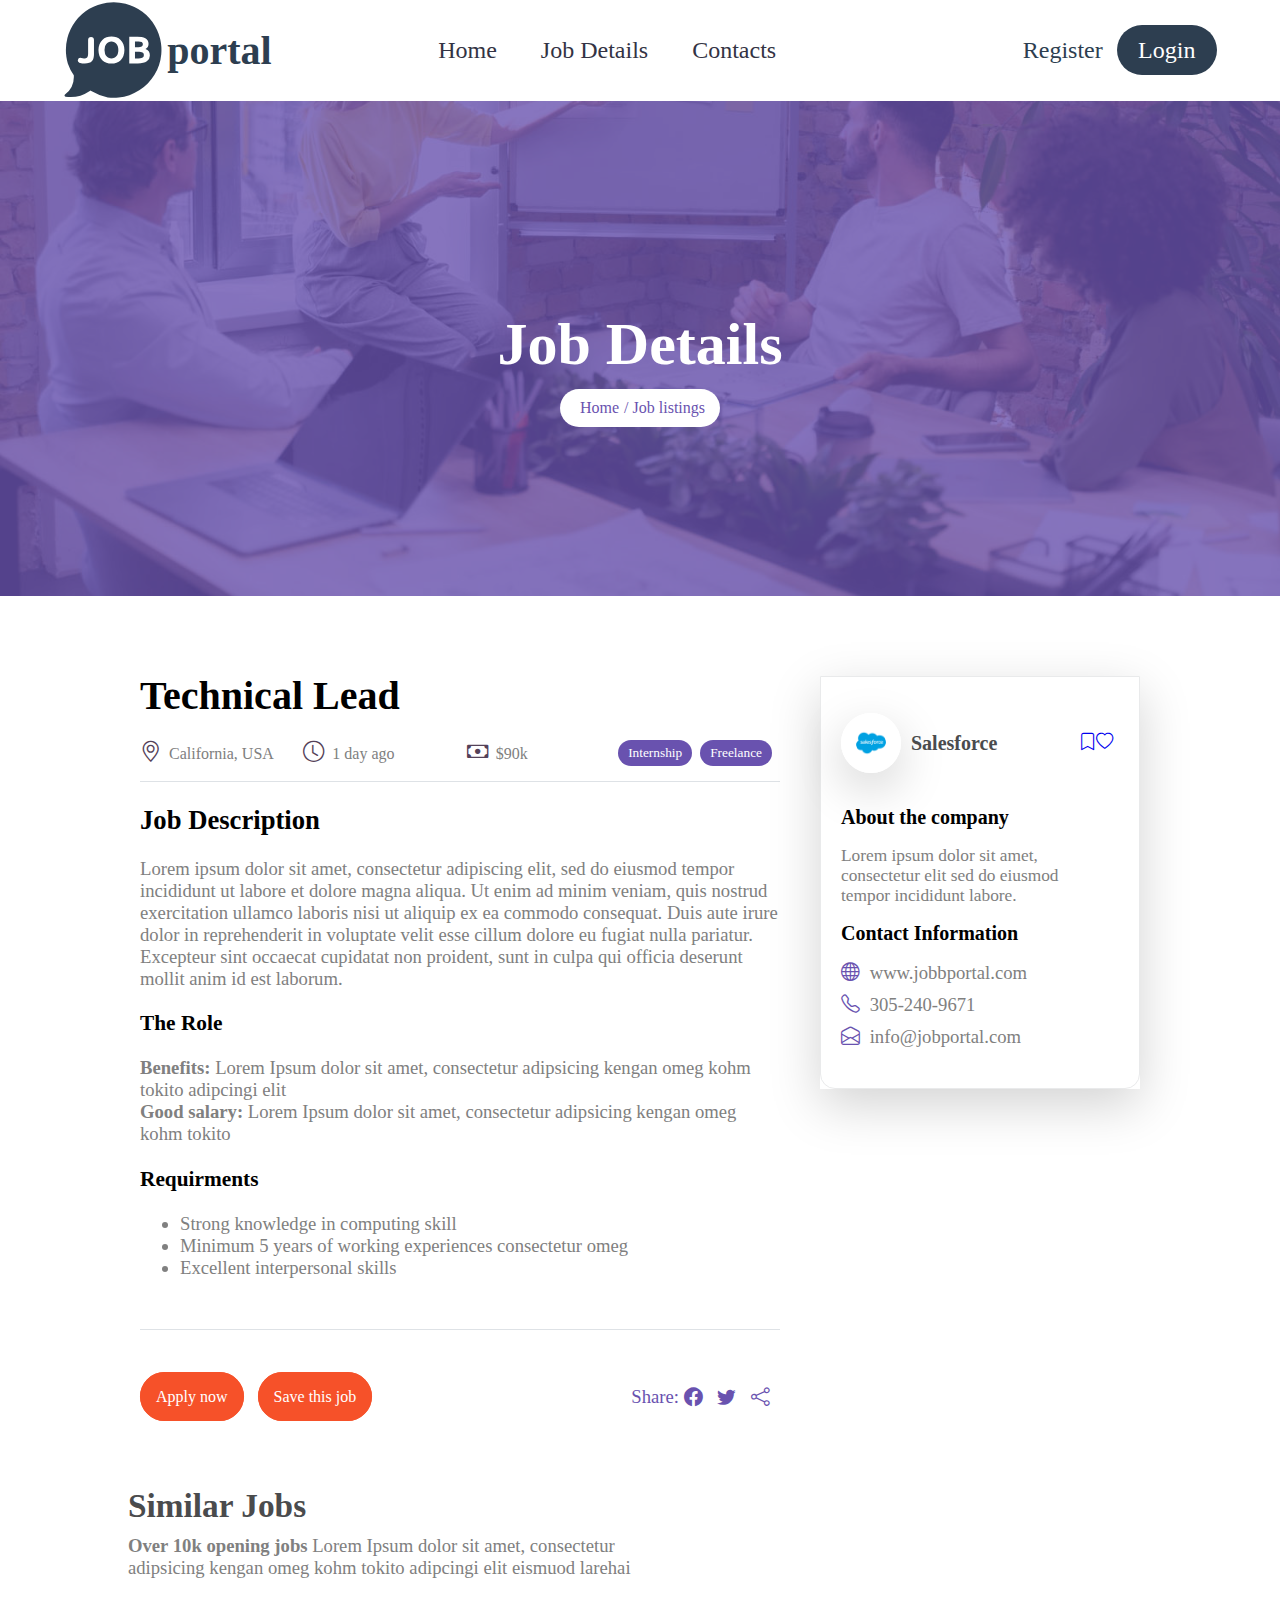
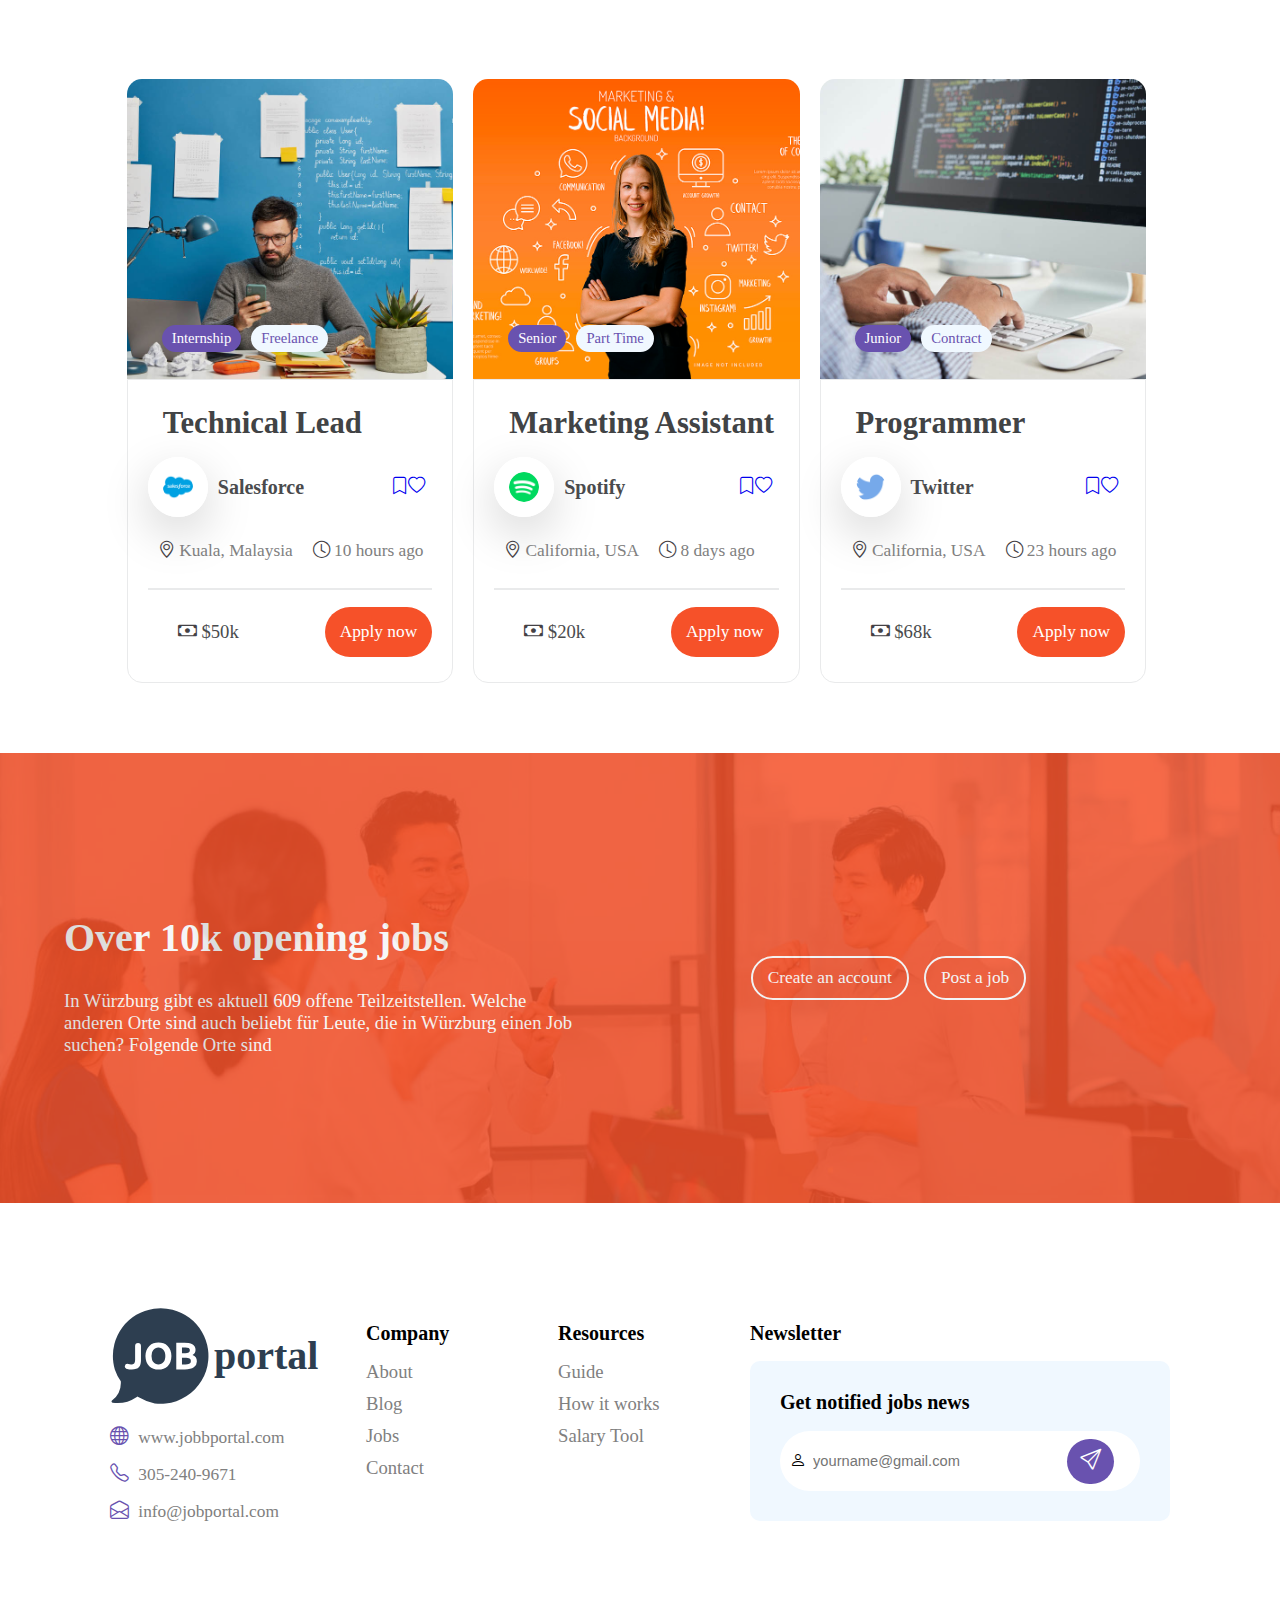
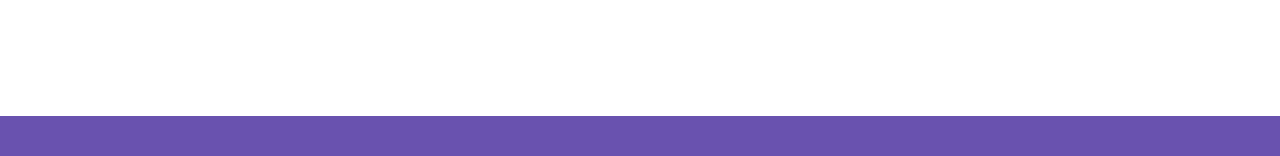
<file: jobDetails.html>
<!DOCTYPE html>
<html lang="en">
<head>
    <meta charset="UTF-8">
    <meta http-equiv="X-UA-Compatible" content="IE=edge">
    <meta name="viewport" content="width=device-width, initial-scale=1.0">
    <link rel="stylesheet" href="mainPage.css">
    <link rel="stylesheet" href="https://cdn.jsdelivr.net/npm/bootstrap-icons@1.10.4/font/bootstrap-icons.css">
    <link rel="stylesheet" href="jobDetails.css">
    <title>Job Details</title>
</head>
<body>
    <nav class="menuCont">
        <div class="logoCont">
            <img src="logo.svg" width="100px" height="100px" />
            <h1>portal</h1>
        </div>
        <ul class="menuLinks">
            <li><a class="menuBtn" href="index.html">Home</a></li>
            <li><a class="menuBtn" href="#">Job Details</a></li>
            <li><a class="menuBtn" href="#">Contacts</a></li>
        </ul>
        <div class="btnsCont">
            <button id="registerBtn">Register</button>
            <button id="loginBtn">Login</button>
        </div>
    </nav>
    <section class="mainContJob">
        <div class="overlaySectionJob">
            <div class="jobCont">
                <h1>
                    Job Details
                </h1>
                <div class="homeBtn">
                    <a class="" href="index.html">Home</a>
                    <p>/ Job listings</p>
                </div>
            </div>
        </div>
    </section>
    <section class="details">
        <div class="detailsTextCont">
            <h1>Technical Lead</h1>
                <div class="jobDetails">
                    <p><i class="bi bi-geo-alt"></i> California, USA </p>
                    <p><i class="bi bi-clock"></i> 1 day ago</p>
                    <p><i class="bi bi-cash"></i> $90k</p>
                    <div class="jobDetailsBtns">
                        <p>Internship</p>
                        <p>Freelance</p>
                    </div>
                </div>
            <h2>Job Description</h2>
            <p>
                Lorem ipsum dolor sit amet, consectetur adipiscing elit, sed do eiusmod tempor incididunt ut labore et dolore magna aliqua. Ut enim ad minim veniam, quis nostrud exercitation ullamco laboris nisi ut aliquip ex ea commodo consequat. Duis aute irure dolor in reprehenderit in voluptate velit esse cillum dolore eu fugiat nulla pariatur. Excepteur sint occaecat cupidatat non proident, sunt in culpa qui officia deserunt mollit anim id est laborum.
            </p>
            <h3>The Role</h3>
            <p>
                <b>Benefits:</b> Lorem Ipsum dolor sit amet, consectetur adipsicing kengan omeg kohm tokito adipcingi elit</br>
                <b>Good salary: </b>Lorem Ipsum dolor sit amet, consectetur adipsicing kengan omeg kohm tokito
            </p>
            <h3>Requirments</h3>
            <ul>
                <li>Strong knowledge in computing skill</li>
                <li>Minimum 5 years of working experiences consectetur omeg</li>
                <li>Excellent interpersonal skills</li>
            </ul>
            <div class="descrFooter">
                <div class="descrBtns">
                    <a href="#">Apply now</a>
                    <a href="#">Save this job</a>
                </div>
                <div class="shareCont">
                    <p>
                        Share: 
                        <i class="bi bi-facebook"></i>
                        <i class="bi bi-twitter"></i>
                        <i class="bi bi-share"></i>
                    </p>
                </div>
            </div>
        </div>
        <div class="detailsCardCont">
            <div class="jobCardText">
                <div class="jobCardLogoCont jobDetailsCardLogo">
                    <div class="jobCardLogoWrap">
                        <img src="salesforce.png" width="30px" height="30px"/>
                        <p>Salesforce</p>
                    </div>
                    <a href="#" class="bi-bookmark ms-auto me-2"></a>
                    <a href="#" class="bi-heart"></a>                
                </div>
                <div class="footerJobCont footerCompany jobDetailsCard">
                    <h2>About the company</h2>
                    <p>
                        Lorem ipsum dolor sit amet, consectetur elit sed do eiusmod tempor incididunt labore.
                    </p>
                    <h2>Contact Information</h2>
                    <a href="#"><i class="bi bi-globe"></i> www.jobbportal.com</a>    
                    <a href="#"><i class="bi bi-telephone"></i> 305-240-9671</a>    
                    <a href="#"><i class="bi bi-envelope-open"></i> info@jobportal.com</a>    
                </div>
            </div>
        </div>
    </section>
    <div class="recentJobsCont similarJobs">
        <h1 id="similarJobsH1">Similar Jobs</h1>
        <p>
            <b>Over 10k opening jobs</b>
            Lorem Ipsum dolor sit amet, consectetur adipsicing kengan omeg kohm tokito adipcingi elit eismuod larehai
        </p>
    </div>
    <section class="jobCards">
        <div class="jobCard">
            <div class="jobCardPhoto" id="ph1">
               <a href="#">Internship</a>
               <a href="#">Freelance</a>
            </div>
            <div class="jobCardText">
                <h2>Technical Lead</h2>
                <div class="jobCardLogoCont">
                    <div class="jobCardLogoWrap">
                        <img src="salesforce.png" width="30px" height="30px"/>
                        <p>Salesforce</p>
                    </div>
                    <a href="#" class="bi-bookmark ms-auto me-2"></a>
                    <a href="#" class="bi-heart"></a>                
                </div>
                <div class="jobCardDetails">
                    <p><i class="bi bi-geo-alt"></i> Kuala, Malaysia </p>
                    <p><i class="bi bi-clock"></i> 10 hours ago</p>    
                </div>
                <div class="jobCardBtnCont">
                    <p><i class="bi bi-cash"></i> $50k</p>
                    <a class="jobCardBtn" href="#">Apply now</a>
                </div>
            </div>
        </div>
        <div class="jobCard">
            <div class="jobCardPhoto" id="ph2">
               <a href="#">Senior</a>
               <a href="#">Part Time</a>
            </div>
            <div class="jobCardText">
                <h2>Marketing Assistant</h2>
                <div class="jobCardLogoCont">
                    <div class="jobCardLogoWrap">
                        <img src="spotify.png" width="30px" height="30px"/>
                        <p>Spotify</p>
                    </div>
                    <a href="#" class="bi-bookmark ms-auto me-2"></a>
                    <a href="#" class="bi-heart"></a>                
                </div>
                <div class="jobCardDetails">
                    <p><i class="bi bi-geo-alt"></i> California, USA</p>
                    <p><i class="bi bi-clock"></i> 8 days ago</p>    
                </div>
                <div class="jobCardBtnCont">
                    <p><i class="bi bi-cash"></i> $20k</p>
                    <a class="jobCardBtn" href="#">Apply now</a>
                </div>
            </div>
        </div>
        <div class="jobCard">
            <div class="jobCardPhoto" id="ph3">
               <a href="#">Junior</a>
               <a href="#">Contract</a>
            </div>
            <div class="jobCardText">
                <h2>Programmer</h2>
                <div class="jobCardLogoCont">
                    <div class="jobCardLogoWrap">
                        <img src="twitter.png" width="30px" height="30px"/>
                        <p>Twitter</p>
                    </div>
                    <a href="#" class="bi-bookmark ms-auto me-2"></a>
                    <a href="#" class="bi-heart"></a>                
                </div>
                <div class="jobCardDetails">
                    <p><i class="bi bi-geo-alt"></i> California, USA</p>
                    <p><i class="bi bi-clock"></i> 23 hours ago</p>    
                </div>
                <div class="jobCardBtnCont">
                    <p><i class="bi bi-cash"></i> $68k</p>
                    <a class="jobCardBtn" href="#">Apply now</a>
                </div>
            </div>
        </div>
    </section>
    <section class="footerSection">
        <div class="preFooterWrap">
            <div class="preFooterCont">
                <div class="preFooterText">
                    <h2>Over 10k opening jobs</h2>
                    <p>In Würzburg gibt es aktuell 609 offene Teilzeitstellen. Welche anderen Orte sind auch beliebt für Leute, die in Würzburg einen Job suchen? Folgende Orte sind</p>
                </div>
                <div class="preFooterBtns">
                    <a class="createAcBtn" href="#">Create an account</a>
                    <a class="postJobBtn" href="#">Post a job</a>
                </div>
            </div>
        </div>
        <div class="footerCont">
            <div class="footerJobCont">
                <div class="logoCont logoFooter">
                    <img src="logo.svg" width="100px" height="100px" />
                    <h1>portal</h1>
                </div>
                <a href="#"><i class="bi bi-globe"></i> www.jobbportal.com</a>    
                <a href="#"><i class="bi bi-telephone"></i> 305-240-9671</a>    
                <a href="#"><i class="bi bi-envelope-open"></i> info@jobportal.com</a>    
            </div>
            <div class="footerCompany">
                <h2>Company</h2>
                <a href="#">About</a>
                <a href="#">Blog</a>
                <a href="#">Jobs</a>
                <a href="#">Contact</a>
            </div>
            <div class="footerResources">
                <h2>Resources</h2>
                <a href="#">Guide</a>
                <a href="#">How it works</a>
                <a href="#">Salary Tool</a>
            </div>
            <div class="footerNews">
                <h2>Newsletter</h2>
                <div class="newsForm">
                    <h2>Get notified jobs news</h2>
                    <div class="newsFormCont">
                        <i class="bi bi-person"></i>
                        <input type="text" placeholder="yourname@gmail.com"/>
                        <a href="#"><i class="bi bi-send"></i></a>
                    </div>
                </div>
            </div>
        </div>
        <div class="footerLine"></div>
    </section>
</body>
</html>
</file>
<file: mainPage.css>
body {
    margin: 0;
}

#bannerImg{
    margin-left: 17%;
}

#banner {
    padding: 15px;
    display: flex;
    align-items: center;
    justify-content: center;
    flex-direction: column;
    margin-left: 35%;
    margin-top: 6%;
    width: 30%;
    height: 70%;
    position: fixed;
    border: 1px solid aqua;
    background-color: aquamarine;
    z-index: 99999;
    display: none;
}

#closeBtn{
    margin-left: 80%;
    margin-top: 15px;
}

.menuCont {
    display: flex;
    justify-content: space-around;
    align-items: center;
}

.logoCont {
    display: flex;
    align-items: center;
    justify-content: center;
}

.logoCont > h1 {
    color: #2D3E50;
    margin-left: 4px;
    font-size: 30pt;
}

.menuLinks {
    width: 35%;
}

a{
    text-decoration: none;
}

.menuLinks > li, .menuBtn{
    color: rgb(51, 51, 68);
    display: inline-block;
    text-decoration: none;
    font-size: 18pt;
    padding-right: 20px;
    transition: all 0.5s; 
}

.menuBtn:hover{
    color: rgb(246, 81, 41);
}

#registerBtn {
    font-size: 18pt;
    color: #2D3E50;
    font-family: "Times New Roman";
    border: 0px;
    background-color: white;
    height: 50px;
    width: 100px;
    border-radius: 100px;
    transition: all 0.5s; 
}

#registerBtn:hover{
    background-color: #2D3E50;
    color: white;
}

#loginBtn {
    font-size: 18pt;
    color: white;
    font-family: "Times New Roman";
    height: 50px;
    width: 100px;
    border: 0;
    border-radius: 100px;
    background-color: #2D3E50;
    transition: all 0.5s;
}

#loginBtn:hover{
    background-color: white;
    color: #2D3E50;
}

.mainCont {
    margin: 0;
    background-image: url(main_photo.jpg);
    background-repeat: no-repeat;
    background-blend-mode:multiply;
    background-size: cover;

}

.overlaySection {
    display: flex;
    justify-content: center;
    align-items: center;
    background-color: rgba(45, 62, 80, 0.9);
    height: 85vh;
}

.mainParagraphCont {
    margin-left: 5%;
    width: 40%;
}

.mainParagraphCont > p {
    margin: 0;
    font-size: 17pt;
    color: white;
}

.mainParagraphCont > h1 {
    margin: 20px 0px;
    font-size: 35pt;
    color: white;
}

.mainParagraphCont > button {
    transition: all 0.5s;
    font-size: 16pt;
    color: white;
    font-family: "Times New Roman";
    height: 55px;
    width: 200px;
    border: 2px double white;
    border-radius: 100px;
    background-color: rgba(96, 135, 175, 0);
    transition: all 0.5s; 
}

.mainParagraphCont > button:hover{
    font-size: larger;
}

.mainSearchCont {
    padding-left: 20px;
    margin-left: 3%;
    background-color: #505f6f;
    border-radius: 25px;
    width: 40%;
}

.mainSearchCont > h2 {
    margin-top: 30px;
    margin-left: 10px;
    font-size: 23pt;
    color: white;
}

.mainSearchCont > input {
    font-size: 13pt;
    margin-right: 15px;
    width: 40%;
    height: 30px;
    border-radius: 100px;
    border: 10px solid white;
}

.mainSearchCont > button {
    margin-top: 20px;
    border: 13px solid #2D3E50;
    background-color: #2D3E50;
    width: 90%;
    color: white;
    font-size: 13pt;
    border-radius: 100px;
    transition: all 0.5s;
}

.mainSearchCont > button:hover{
    color: #2D3E50;
    background-color: white;
    border-color: white;
}

.keywords {
    display: flex;
    margin-bottom: 25px;
}

.keywords > p {
    margin-left: 8px;
    min-width:fit-content;
    color: white;
    font-size: larger;
}

.keywords > ul > li {
    display: inline-block;
    margin: 3px;
}

.keywords > ul > li > button {
    transition: all 0.5s;
    border: 0;
    color: white;
    border: 2px double white;
    border-radius: 100px;
    background-color: rgba(96, 135, 175, 0);
    padding: 6px 10px;
}

.keywords > ul > li > button:hover{
    border: 0;
    background-color: #2D3E50;
}

.categories {
    margin-top: 50px;
    margin-bottom: 100px;
    display: flex;
    flex-direction: column;
    justify-content: center;
    align-items: center;
}

.categories > h1 {
    color: #2D3E50;
    font-size: 30pt;
    margin-bottom: 50px;
}

.categoriesCont {
    display: flex;
}

.category {
    display: flex;
    flex-direction: column;
    justify-content: center;
    align-items: center;
    position: relative;
    transition: all 0.5s;
    margin: 20px;
    width: 150px;
    height: 150px;
    border: 7px solid rgb(183, 184, 226);
    transition: all 0.5s;
    border-radius: 150px;
    background-color: rgb(183, 184, 226);
}

.category:hover {
    cursor: pointer;
    border-color: white;
    box-shadow: 0 1rem 3rem rgba(0,0,0,.175);
  }
  

.circleNumber {
    position: absolute;
    top: 0;
    right: 0;
    width: 40px;
    height: 40px;
    text-align: center;
    background-color: aquamarine;
    padding: 6px;
    border-radius: 150px;
    text-align: center;
}

.circleNumber > p {
    margin-top: 25%;
    font-weight: bold;
    color: #2D3E50;
}

.category > i {
    font-size: 40px;
    color: #2D3E50;
}

.category > small {
    font-weight: bold;
    margin-top: 5px;
    color: #2D3E50;
}

.introduction {
    display: flex;
    justify-content: center;
    align-items: center;
    margin-bottom: 80px;
}

.introPhoto {
    display: flex;
    align-items: flex-end;
    justify-content: center;
    background-image: url(intro.jpg);
    background-position: center;
    background-size: cover;
    background-repeat: no-repeat;
    height: 60vh;
    width: 22vw;
    margin-right: 20px;
    border-bottom-left-radius: 60px;
    border-top-left-radius: 60px;
}

.introPhototText {
    padding-left: 25px;
    background-color: rgb(183, 184, 226);
    width: 170px;
    margin-bottom: 7%;
    margin-left: 25%;
    border-radius: 30px;
    border-top: 35px solid rgb(237, 50, 203);
}

.introPhototText > h4 {
    margin: 0;
    margin-top: 25px;
    font-size: 20pt;
    color:#162432;
}

.introPhototText > p {
    margin: 0;
    margin-bottom: 25px;
    margin-top: 7px;
    font-size: 14pt;
    color: #162432;
}

.introTextCont {
    height: 60vh;
    width: 35vw;
    margin-right: 20px;
    background-color: rgb(183, 184, 226);
    display: flex;
    padding-left: 50px;
    flex-direction: column;
    justify-content: center;
    align-items: flex-start;
}

.introTextCont > h1{
    font-size: 30pt;
    color: white;
    margin-top: 0;
    margin-bottom: 0;
}

.introTextCont > p {
    padding-right: 50px;
    color: #2D3E50;
    font-weight: bold;
}

.introBtnCont {
    margin-top: 15px;
}

#getKnowBtn {
    font-size: 14pt;
    color: white;
    font-family: "Times New Roman";
    height: 50px;
    width: 150px;
    border: 0;
    font-weight: bolder;
    border-radius: 100px;
    background-color: #2D3E50;
    margin-right: 10px;
    transition: all 0.5s;
}

#getKnowBtn:hover{
    color: #2D3E50;
    background-color: rgb(240, 231, 231);
}

#exploreBtn {
    height: 50px;
    width: 150px;
    border-radius: 100px;
    font-size: 14pt;
    background-color: rgba(96, 135, 175, 0);
    color: #2D3E50;
    font-weight: bold;
    font-family: "Times New Roman";
    border: 3px solid #2D3E50;
    transition: all 0.5s;
}

#exploreBtn:hover{
    border: 0;
    color: white;
    background-color: #2D3E50;
}

.introInst {
    display: flex;
    justify-content: center;
    align-items: center;
    background-image: url(inst.jpg);
    background-position: center;
    background-size: cover;
    background-repeat: no-repeat;
    height: 60vh;
    width: 22vw;
    border-bottom-right-radius: 60px;
    border-top-right-radius: 60px;
}

#instBtn > p{
    font-family: "Times New Roman";
    margin: 0;
    font-size: 14pt;
    color: white;
    font-weight: bold;
}

#instBtn {
    background-color: rgb(237, 50, 203);
    font-family: "Times New Roman";
    height: 60px;
    width: 130px;
    border-radius: 100px;
    margin: 0;
    font-size: 14pt;
    border: 0;
    transition: all 0.5s;
}

#instBtn > i {
    font-size: 15pt;
    color: white;
}

#instBtn:hover{
    background-color: rgb(206, 104, 207);
}

button:hover{
    cursor: pointer;
}

.jobExamples{
    display: flex;
    flex-direction: column;
    justify-content: center;
    align-items: center;
    text-align: center;
    margin-bottom: 70px;
}

.jobRowCont:nth-child(2n):hover{
    box-shadow: 0 1rem 3rem rgba(0,0,0,.175);
}

.jobRowCont:nth-child(2n+1){
    box-shadow: 0 1rem 3rem rgba(0,0,0,.175);
}

.jobRowCont{
    margin-top: 35px;
}

.jobRowCont > div {
    height: 15vh;
    padding: 15px 0;
}

.jobExamplesText > h1{
    color: #4a4b4d;
    font-size: 30pt;
    margin-top: 0;
}

.jobExamplesText > p{
    color: #505f6f;
    font-size: 14pt;
}

.jobExamplesText > p > b {
    color: #4a4b4d;
}

.jobRowCont {
    padding-left: 40px;
    display: flex;
    min-width: 63vw;
    justify-content: flex-start;
    transition: all 0.5s;
}

.jobPhotoWrap {
    display: flex;
    align-items: center;
    justify-content: center;
    margin-right: 30px;
}

.jobPhotoWrap > img {
    border: 22px solid white;
    border-radius: 150px;
    box-shadow: 0 1rem 3rem rgba(0,0,0,.175);
}

.jobText {
    display: flex;
    align-items: center;
}


.jobTextCont {
    margin-right: 35px;
    display: flex;
    flex-direction: column;
    align-items: flex-start;
}

.jobTextCont > h2 {
    margin: 0;
    font-size: 20pt;
    color: #4a4b4d;
}

.jobDetails  {
    display: flex;
}

.jobDetails > p {
    width: 180px;
    text-align: start;
    color: gray;
}

.jobDetails > p > i {
    margin-right: 4px;
    font-size: 16pt;
    color: rgb(84, 65, 88);
}

.jobDetailsBtns {
    width: 150px;
    display: flex;
    align-items: center;
    justify-content: flex-end;
}

.jobDetailsBtns > p {
    background-color: rgb(105,82, 175);
    color: white;
    font-size: 10pt;
    margin: 0;
    text-align: center;
    margin-right: 8px;
    padding:5px 10px;
    border-radius: 100px;
    transition: all 0.5s;
}

.jobBtn {
    border-radius: 100px;
    display: flex;
    align-items: center;
    transition: all 0.5s;
    background-color: rgb(246, 81, 41);
}

.jobBtn:hover {
    background-color: rgb(105,82, 175);
}

.jobBtn > a{
    color: white;
    font-size: 14pt;
    padding: 15px 15px;
}

.paginBtns {
    display: flex;
    justify-content: center;
    margin-bottom: 100px;
}

.paginBtns > a {
    display: flex;
    justify-content: center;
    align-items: center;
    padding: 0;
    margin-left: 15px;
    font-size: 10pt;
    width: 50px;
    height: 50px;
    font-weight: bold;
    color: rgb(92, 89, 89);
    border: 1px solid rgb(172, 172, 172);
    border-radius: 100px;
    transition: all 0.3s;
    
}


.paginBtns > a:nth-child(2){
    border-color: aquamarine;
    background-color: aquamarine;
    color: white;
}

.paginBtns > a:hover {
    border-color: aquamarine;
    background-color: aquamarine;
    color: white;
}

.video{
    display: flex;
    justify-content: center;
    margin-bottom: 100px;
}

.videoText {
    background-color: rgb(93, 82, 186);
    border-top-left-radius: 30px;
    border-bottom-left-radius: 30px;
    height: 65vh;
    width: 25vw;
    padding:0  40px;
}

.videoText > h1{
    font-size: 32pt;
    margin: 0;
    margin-top: 35px;
    color: white;
}

.videoText > p {
    color: white;
    font-size: 14pt;
}

.videoCont {
    height: 65vh;
    width: 60vw;
}

.videoCont > video{
    width: inherit;
    height: inherit;
    
}

.numbersCont {
    display: flex;
    align-items: center;
    justify-content: center;
}

.numbersCont > div {
    display: flex;
    flex-direction: column;
    justify-content: space-between;
    width: 50%;
}

.numbersCont > div >h1 {
    width: fit-content;
    font-size: 35pt;
    color: white;
    margin: 0;
    border-bottom: 3px solid rgb(246, 81, 41);
}

.numbersCont > div > p {
    color: white;
    font-size: 13pt;
}

.recentJobsCont {
    margin-bottom: 100px;
    margin-left: 5vw;
    width: 40vw;
}

.recentJobsCont > h1 {
    margin-bottom: 10px;
    font-size: 35pt;
    color: #4a4b4d;
}

.recentJobsCont > p {
    color: gray;
    font-size: 14pt;
    margin: 0;
}

.jobCards {
    display: flex;
    flex-wrap: wrap;
    justify-content: center;
    align-items: center;
    margin-bottom: 40px;
    width: 85vw;
    margin-left: 8vw;
}

.jobCard {
    width: 30%;
    transition: all 0.5s;
    border-radius: 15px;
    margin-right: 20px;
    margin-bottom: 30px;
}

.jobCard:hover {
    box-shadow: 0 1rem 3rem rgba(0,0,0,.175);
}

.jobCardPhoto {
    border-top-left-radius: 15px;
    border-top-right-radius: 15px;
    background-position: center;
    background-repeat: no-repeat;
    background-size: cover;
    height: 300px;
    display: flex;
    align-items: flex-end;
    padding-left: 35px;
}

#ph1 {
    background-image: url(job-card1.jpg);
}


#ph2 {
    background-image: url(job-card2.jpg);
}


#ph3 {
    background-image: url(job-card3.jpg);
}


#ph4 {
    background-image: url(job-card4.jpg);
}


#ph5 {
    background-image: url(job-card5.jpg);
}


#ph6 {
    background-image: url(job-card6.jpg);
}

.jobCardPhoto > a {
    background-color: rgb(105,82, 175);
    color: white;
    font-size: 11pt;
    margin: 0;
    text-align: center;
    margin-bottom: 27px;
    margin-right: 10px;
    padding:5px 10px;
    border-radius: 100px;
    transition: all 0.5s;
}

.jobCardPhoto > a:nth-child(2){
    background-color: rgb(240, 248, 255);
    color: rgb(105,82, 175);
}

.jobCardPhoto > a:hover {
    background-color: rgb(246, 81, 41);
    color: white;
}

.jobCardText {
    display: flex;
    flex-direction: column;
    padding-left: 20px;
    border: 1px solid rgb(233, 234, 235);
    border-radius: 0 0 15px 15px;
}

.jobCardText > h2 {
    font-size: 23pt;
    margin-bottom: 10px;
    margin-left: 15px;
    color: #414345;
}

.jobCardLogoCont {
    margin-top: 5px;
    display: flex;
    align-items: center;
}

.jobCardLogoWrap {
    width: 80%;
    display: flex;
    align-items: center;
}

.jobCardLogoWrap > img {
    border: 15px solid white;
    border-radius: 150px;
    box-shadow: 0 1rem 3rem rgba(0,0,0,.175);
    margin-right: 10px;
}

.jobCardLogoWrap > p {
    font-size: 15pt;
    color: #4a4b4d;
    font-weight: bold;
}

.jobCardLogoCont > a {
    transition: all 0.3s;
    font-size: 13pt;
}

.jobCardLogoCont > a:hover {
    color: rgb(246, 81, 41);
}

.jobCardDetails {
    display: flex;
    padding-left: 10px;
    margin-top: 5px;
}

.jobCardDetails > p {
    font-size: 13pt;
    margin-right: 20px;
    color: gray;
}

.jobCardDetails > p > i {
    color: rgb(68, 65, 69);
}

.jobCardBtnCont {
    border-top: 2px solid rgb(233, 234, 235);
    display: flex;
    align-items: center;
    justify-content: space-between;
    padding-left: 30px;
    margin-top: 10px;
    margin-bottom: 20px;
    margin-right: 20px;
    padding-top: 12px;

}

.jobCardBtnCont > p {
    color: #4a4b4d;
    font-size: 14pt;
}

.jobCardBtnCont > p > i {
    color: rgb(68, 65, 69);
}

.jobCardBtnCont > a {
    color: white;
    font-size: 13pt;
    padding: 15px 15px;
    transition: all 0.5s;
    background-color: rgb(246, 81, 41);
    border-radius: 100px;
}

.jobCardBtn:hover {
    background-color: rgb(105,82, 175);
}

.jobListBtn {
    display: flex;
    justify-content: flex-end;
    margin-right: 10%;
    margin-bottom: 100px;
}

.jobListBtn > a {
    padding: 25px 40px;
    background-color: rgb(246, 81, 41);
    color: white;
    font-size: 18pt;
    border-radius: 100px;
    transition: all 0.5s;
}

.jobListBtn > a:hover{
    background-color: rgb(105,82, 175);
}

.preFooterWrap {
    background-image: url(milenium.jpg);
    background-position:inherit;
    background-repeat: no-repeat;
    background-size: cover;
}

.preFooterCont {
    background-color: rgb(246, 81, 41);
    opacity: 0.85;
    display: flex;
    align-items: center;
    justify-content: center;
    height: 50vh;
}

.preFooterText {
    width: 40%;
    display: flex;
    flex-direction: column;
}

.preFooterText > h2{
    font-size: 30pt;
    color: white;
    margin-bottom: 10px;
}

.preFooterText > p {
    color: white;
    font-size: 14pt;
}

.preFooterBtns {
    width: 50%;
    display: flex;
    justify-content: center;
}

.preFooterBtns > a {
    font-size: 13pt;
    color: white;
    border: 2px solid white;
    border-radius: 100px;
    padding: 10px 15px;
    margin-right: 15px;
    transition: all 0.5s;
}

.preFooterBtns > a:hover {
    background-color: white;
    color: rgb(246, 81, 41);
}

.footerCont {
    height: 57vh;
    display: flex;
    align-items: center;
    justify-content: center;
}

.footerCont > div {
    height: 60%;
}

.footerLine {
    background-color: rgb(105,82, 175);
    height: 40px;
}

.logoFooter {
    justify-content: flex-start;
    margin-bottom: 20px;
}

.footerJobCont {
    /*margin-right: 35px;*/
    width: 20%;
    display: flex;
    flex-direction: column;
}

.footerJobCont > a{
    font-size: 13pt;
    color: gray;
    margin-bottom: 15px;
    transition: all 0.5s;
}

.footerJobCont > a > i {
    color: rgb(105,82, 175);
    font-size: 14pt;
    margin-right: 5px;
}

.footerCompany,  .footerResources{
    width: 15%;
    display: flex;
    flex-direction: column;
}

.footerCompany > h2, 
.footerResources > h2,
.footerNews > h2 {
    font-size: 15pt;
}

.footerCompany > a, 
.footerResources > a{
    font-size: 14pt;
    color: gray;
    margin-bottom: 10px;
    transition: all 0.5s;
}

.newsForm {
    border-radius: 10px;
    padding: 30px;
    background-color: rgb(240, 248, 255);
}

.newsForm > h2 {
    margin-top: 0;
    font-size: 15pt;
}

.newsFormCont {
    display: flex;
    align-items: center;
    width: 360px;
    height: 60px;
    background-color: white;
    border-radius: 100px;
}

.newsFormCont > input {
    width: 70%;
    margin-left: 5px;
    font-size: 11pt;
    border: 0;
}

.newsFormCont > i{
    margin-left: 10px;
}

.newsFormCont > a {
    width: fit-content;
    text-align: center;
    
    background-color: rgb(105,82, 175);
    border-radius: 150px;
    padding: 10px 10px;
    transition: all 0.5s;
}

.newsFormCont > a:hover{
    background-color: rgb(246, 81, 41);
}

.newsFormCont > a > i {
    font-size: 16pt;
    color: white;
    padding: 0 3px;
}

.footerJobCont > a:hover,
.footerCompany > a:hover, 
.footerResources > a:hover{
    color: rgb(246, 81, 41);
}
</file>
<file: jobDetails.css>
.overlaySectionJob{
    background-image: url(jobs-det.jpg);
    background-repeat: no-repeat;
    background-size: cover;
    background-position: bottom;
}

.jobCont {
    display: flex;
    flex-direction: column;
    justify-content: center;
    align-items: center;
    background-color: rgba(105,82, 175, 0.8);
    height: 55vh;
}

.jobCont > h1 {
    font-size: 45pt;
    margin-bottom: 10px;
    color: white;
}

.homeBtn {
    display: flex;
    background-color: white;
    padding: 10px 15px;
    border-radius: 100px;
}

.homeBtn > p,
.homeBtn > a {
    margin: 0;
    margin-left: 5px;
    font-size: 12pt;
    color: rgb(105,82, 175);
    transition: all 0.5s;
}

.homeBtn > a:hover {
    color: rgb(246, 81, 41);
}

.details {
    display: flex;
    justify-content: center;
    align-items: flex-start;
    padding-top: 50px;
}

.detailsTextCont {
    width: 50vw;
}

.detailsTextCont > h1{
    font-size: 30pt;
    margin-bottom: 5px;
}

.jobDetails {
    border-bottom: 1px solid rgb(222, 226, 230);
}

.detailsTextCont > h2 {
    font-size: 20pt;
}

.detailsTextCont > h3 {
    font-size: 16pt;
}

.detailsTextCont > p,
.detailsTextCont > ul > li {
    color: gray;
    font-size: 14pt;
}

.descrFooter {
    margin-top: 50px;
    height: 15vh;
    display: flex;
    justify-content: space-between;
    align-items: center;
    border-top: 1px solid rgb(222, 226, 230);
}

.descrBtns > a{
    color: white;
    font-size: 12pt;
    padding: 15px 15px;
    transition: all 0.5s;
    background-color: rgb(246, 81, 41);
    border: 1px solid rgb(246, 81, 41);
    border-radius: 100px;
    margin-right: 10px;
}

.descrBtns > a:hover{
    background-color: white;
    color: rgb(246, 81, 41);
    border: 1px solid rgb(222, 226, 230);
}

.shareCont > p {
    color: rgb(105,82, 175);
    font-size: 14pt;
}

.shareCont > p > i {
    margin-right: 10px;
}

#similarJobsH1{
    font-size: 25pt;
}

.similarJobs {
    margin-left: 10%;
}

.detailsCardCont{
    margin-top: 30px;
    width: 25vw;
    margin-left: 40px;
    box-shadow: 0 1rem 3rem rgba(0,0,0,.175);
}

.jobDetailsCard {
    margin-top: 15px;
    width: 80%;
    margin-bottom: 30px;
}

.jobDetailsCard > p {
    font-size: 13pt;
    color: gray;
    margin: 0;
}

.jobDetailsCardLogo {
    padding-top: 30px;
}
</file>
